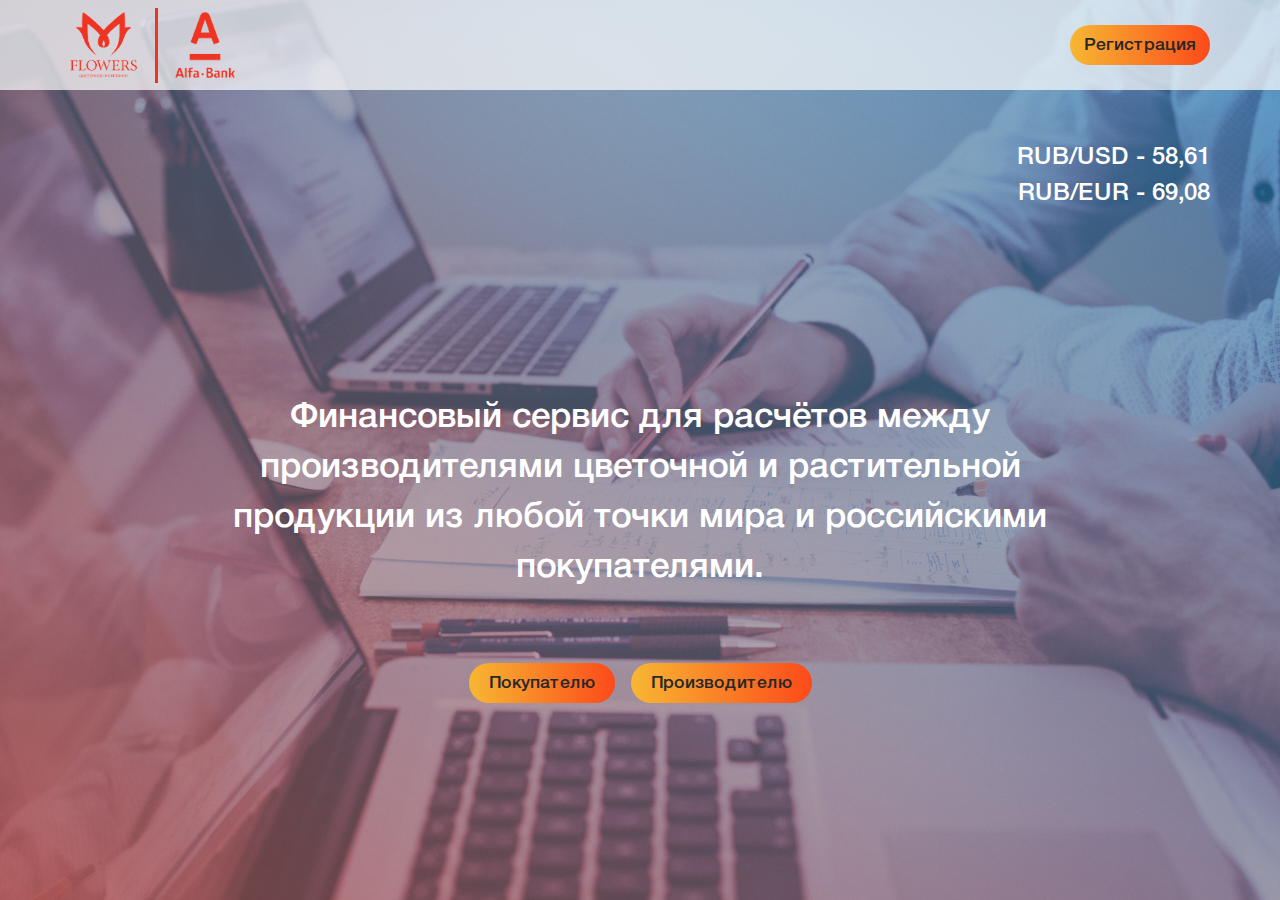
<file: index.html>
<html>
<head>
	<title>M-finance</title>
	<link rel="stylesheet" type="text/css" href="css/bootstrap.min.css">
	<link rel="stylesheet" type="text/css" href="css/font-awesome.min.css">
	<link rel="stylesheet" type="text/css" href="css/main-theme.css">
	<meta charset="utf-8">
	<meta name="viewport" content="width=device-width, initial-scale=1, shrink-to-fit=no">

	<!-- Favicon -->
	<link rel="apple-touch-icon-precomposed" sizes="57x57" href="favicon/apple-touch-icon-57x57.png" />
	<link rel="apple-touch-icon-precomposed" sizes="114x114" href="favicon/apple-touch-icon-114x114.png" />
	<link rel="apple-touch-icon-precomposed" sizes="72x72" href="favicon/apple-touch-icon-72x72.png" />
	<link rel="apple-touch-icon-precomposed" sizes="144x144" href="favicon/apple-touch-icon-144x144.png" />
	<link rel="apple-touch-icon-precomposed" sizes="120x120" href="favicon/apple-touch-icon-120x120.png" />
	<link rel="apple-touch-icon-precomposed" sizes="152x152" href="favicon/apple-touch-icon-152x152.png" />
	<link rel="icon" type="image/png" href="favicon/favicon-32x32.png" sizes="32x32" />
	<link rel="icon" type="image/png" href="favicon/favicon-16x16.png" sizes="16x16" />
	<meta name="application-name" content="&nbsp;"/>
	<meta name="msapplication-TileColor" content="#FFFFFF" />
	<meta name="msapplication-TileImage" content="favicon/mstile-144x144.png" />
	<!-- /Favicon -->
</head>
<body>
	<nav class="navbar navbar-expand-lg navbar-flowers">
		<div class="container h-100 p-md-0">
			<div class="navbar_brand_set h-100">
				<a href="index.html" class="navbar-brand navbar_brand_link"><img src="img/logo_1.png" alt="M-Flowers" class="navbar_brand_logo"></a>
				<span class="navbar_devider"></span>
				<a href="index.html" class="navbar-brand navbar_brand_link"><img src="img/logo_2.png" alt="Alpha Bank" class="navbar_brand_logo"></a>
			</div>
			<div class="navbar-nav ml-md-auto navbar_buttons">
				<a href="#" class="flowers_button navbar_button">Регистрация</a>
			</div>
		</div>
	</nav>

	<div class="banner" style="background-image: url('img/computer.jpg');">
		<div class="banner_background">
			<div class="container h-100">
				<div class="row h-100">
					<div class="col-xs-12 align-self-start w-100 d-flex justify-content-between align-items-center">
						<div class="banner_anotherpage">
						</div>
						<div class="banner_currencies">
							<div class="banner_currency">RUB/USD - 58,61</div>
							<div class="banner_currency">RUB/EUR - 69,08</div>
						</div>
					</div>
					<div class="col-xs-12 align-self-center">
						<p class="banner_text col-xl-10 offset-xl-1">Финансовый сервис для расчётов между производителями цветочной и растительной продукции из любой точки мира и российскими покупателями.</p>
						<div class="banner_buttons">
							<a href="buyer.html" class="flowers_button banner_button">Покупателю</a>
							<a href="producer.html" class="flowers_button banner_button">Производителю</a>
						</div>
					</div>
					<div class="col align-self-end"></div>
				</div>
			</div>
		</div>
	</div>
	<script src="js/jquery-3.2.1.slim.min.js"></script>
	<script src="js/popper.min.js"></script>
	<script src="js/bootstrap.min.js"></script>
</body>
</html>
</file>
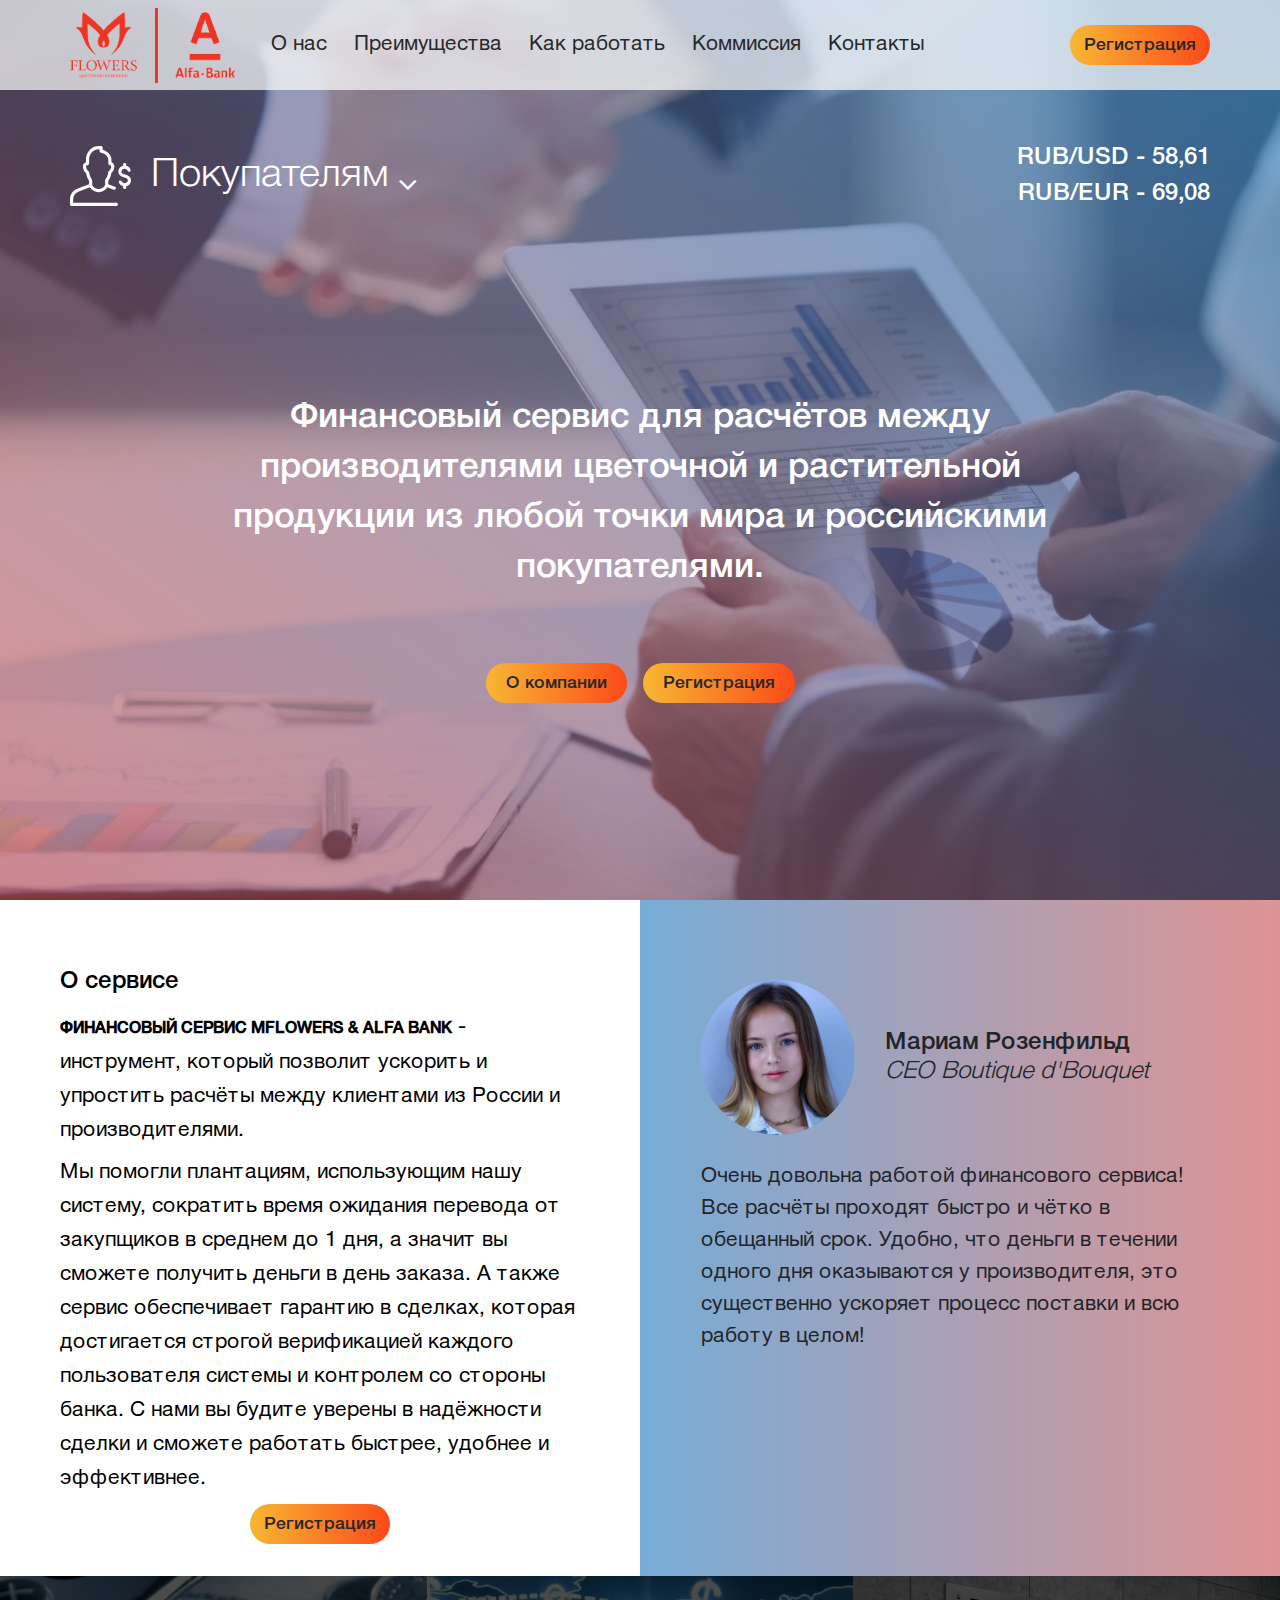
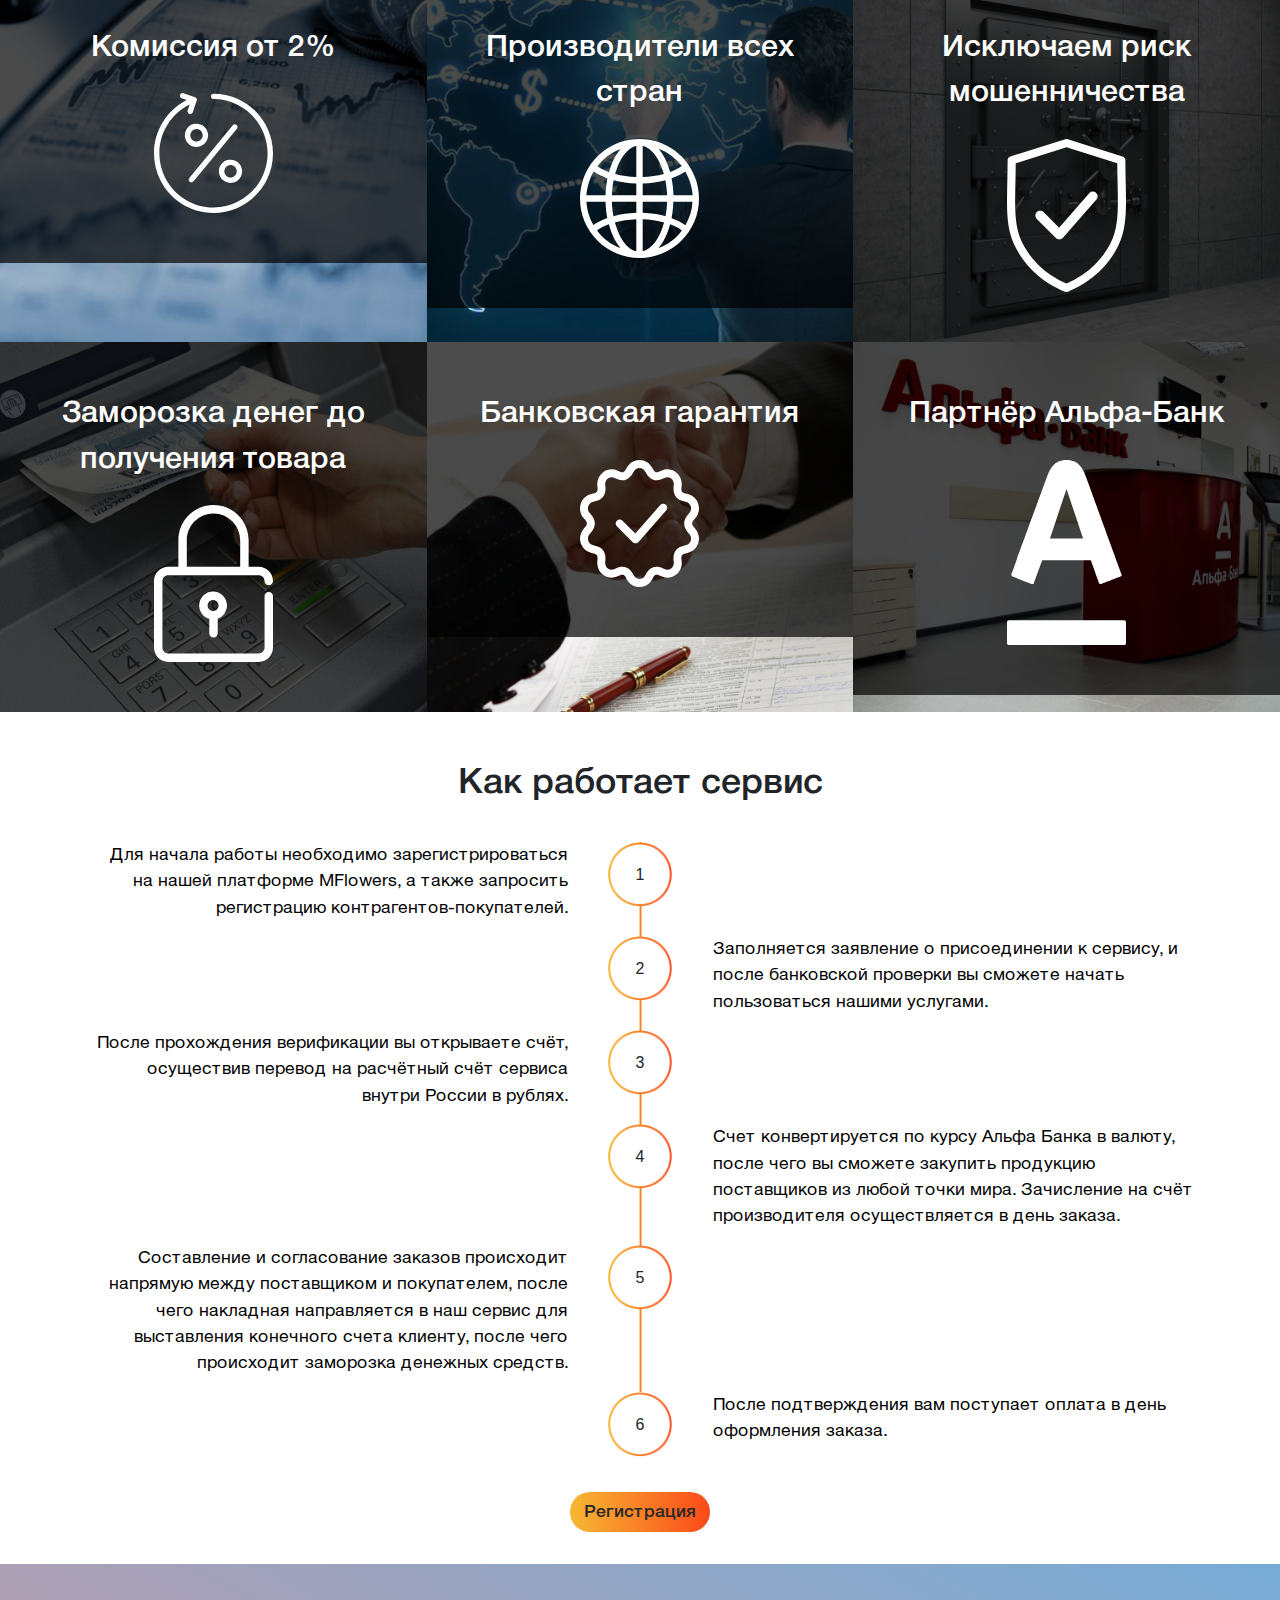
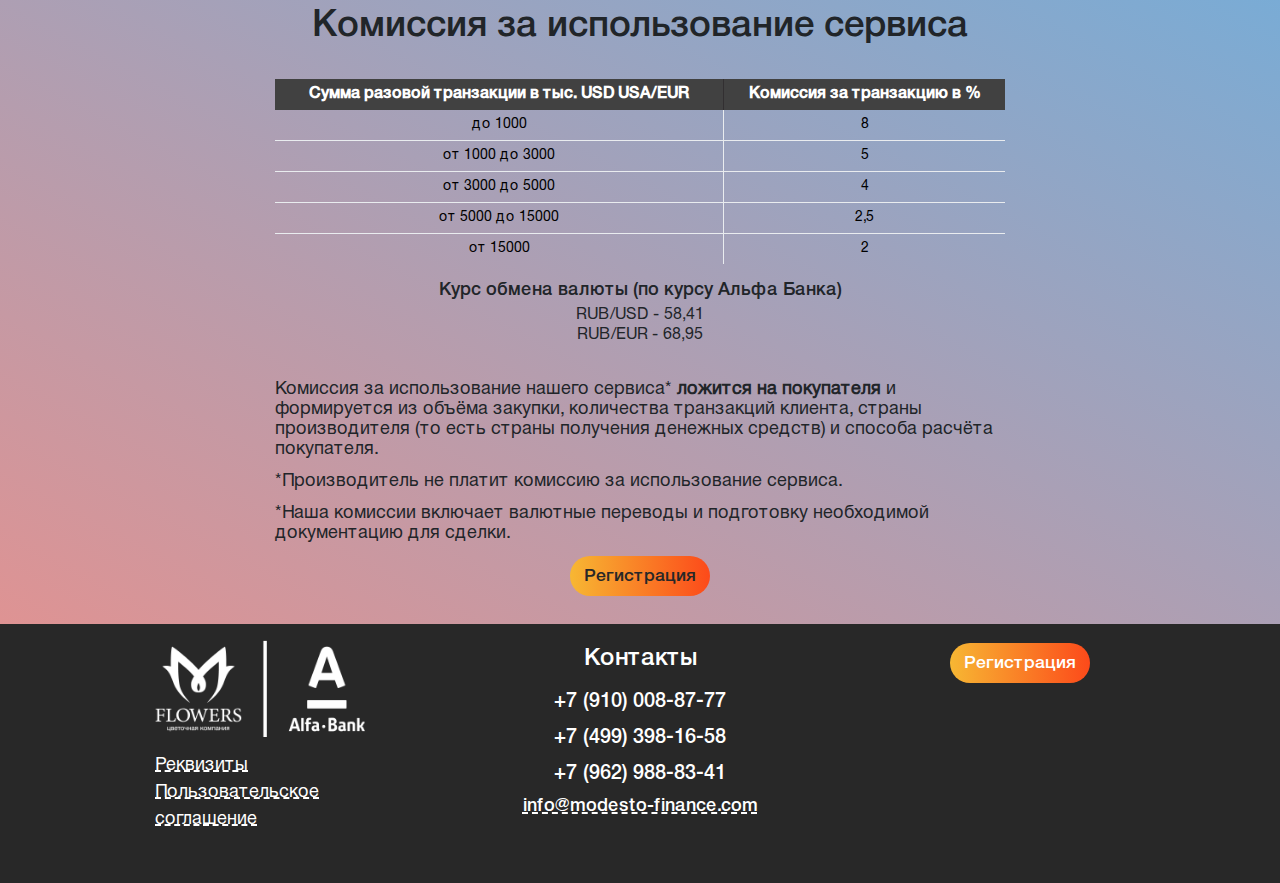
<file: buyer.html>
<html>
<head>
	<title>M-finance manufacturer</title>
	<link rel="stylesheet" type="text/css" href="css/bootstrap.min.css">
	<link rel="stylesheet" type="text/css" href="css/font-awesome.min.css">
	<link rel="stylesheet" type="text/css" href="css/main-theme.css">
	<meta charset="utf-8">
	<meta name="viewport" content="width=device-width, initial-scale=1, shrink-to-fit=no">

	<!-- Favicon -->
	<link rel="apple-touch-icon-precomposed" sizes="57x57" href="favicon/apple-touch-icon-57x57.png" />
	<link rel="apple-touch-icon-precomposed" sizes="114x114" href="favicon/apple-touch-icon-114x114.png" />
	<link rel="apple-touch-icon-precomposed" sizes="72x72" href="favicon/apple-touch-icon-72x72.png" />
	<link rel="apple-touch-icon-precomposed" sizes="144x144" href="favicon/apple-touch-icon-144x144.png" />
	<link rel="apple-touch-icon-precomposed" sizes="120x120" href="favicon/apple-touch-icon-120x120.png" />
	<link rel="apple-touch-icon-precomposed" sizes="152x152" href="favicon/apple-touch-icon-152x152.png" />
	<link rel="icon" type="image/png" href="favicon/favicon-32x32.png" sizes="32x32" />
	<link rel="icon" type="image/png" href="favicon/favicon-16x16.png" sizes="16x16" />
	<meta name="application-name" content="&nbsp;"/>
	<meta name="msapplication-TileColor" content="#FFFFFF" />
	<meta name="msapplication-TileImage" content="favicon/mstile-144x144.png" />
	<!-- /Favicon -->
</head>
<body>
	<nav class="navbar navbar-expand-lg navbar-flowers fixed-top">
		<div class="container h-100 p-md-0">
			<div class="navbar_brand_set h-100">
				<a href="index.html">
					<a href="index.html" class="navbar-brand navbar_brand_link"><img src="img/logo_1.png" alt="M-Flowers" class="navbar_brand_logo"></a>
					<span class="navbar_devider"></span>
					<a href="index.html" class="navbar-brand navbar_brand_link"><img src="img/logo_2.png" alt="Alpha Bank" class="navbar_brand_logo"></a>
				</a>
			</div>
			<button class="navbar-toggler" type="button" data-toggle="collapse" data-target="#navbarSupportedContent" aria-controls="navbarSupportedContent" aria-expanded="false" aria-label="Toggle navigation">
				<span class="navbar-toggler-icon"></span>
			</button>
			<div class="collapse navbar-collapse" id="navbarSupportedContent">
				<ul class="navbar-nav mr-auto">
					<li class="nav-item"><a class="nav-link" href="#about">О нас</a></li>
					<li class="nav-item"><a class="nav-link" href="#guarantee">Преимущества</a></li>
					<li class="nav-item"><a class="nav-link" href="#timeline">Как работать</a></li>
					<li class="nav-item"><a class="nav-link" href="#comission">Коммиссия</a></li>
					<li class="nav-item"><a class="nav-link" href="#contacts">Контакты</a></li>
				</ul>
				<div class="navbar-nav ml-md-auto navbar_buttons">
					<a href="buyer-form.html" class="flowers_button navbar_button">Регистрация</a>
				</div>
			</div>
		</div>
	</nav>

	<div class="banner" style="background-image: url('img/main-background.jpg');">
		<div class="banner_background">
			<div class="container h-100">
				<div class="row h-100">
					<div class="col-xs-12 align-self-start w-100 d-flex justify-content-between align-items-center">
						<div class="banner_anotherpage">
							<a href="producer.html" style="text-decoration: none;"><img src="icon/customer.svg" class="banner_manufacturer f"><span class="banner_anotherpage_link">Покупателям<i class="fa fa-angle-down" aria-hidden="true"></i></span></a>
						</div>
						<div class="banner_currencies">
							<div class="banner_currency">RUB/USD - 58,61</div>
							<div class="banner_currency">RUB/EUR - 69,08</div>
						</div>
					</div>
					<div class="col-xs-12 align-self-center">
						<p class="banner_text col-xl-10 offset-xl-1">Финансовый сервис для расчётов между производителями цветочной и растительной продукции из любой точки мира и российскими покупателями.</p>
						<div class="banner_buttons">
							<a href="#" class="flowers_button banner_button">О компании</a>
							<a href="buyer-form.html" class="flowers_button banner_button">Регистрация</a>
						</div>
					</div>
					<div class="col align-self-end"></div>
				</div>
			</div>
		</div>
	</div>

	<div class="about container-fluid">
		<a name="about"></a>
		<div class="row">
			<div class="col-12 col-sm-12 col-md-6 col-lg-6 about_service">
				<h1>О сервисе</h1>
				<p><b>ФИНАНСОВЫЙ СЕРВИС MFLOWERS & ALFA BANK</b> - инструмент, который позволит ускорить и упростить расчёты между клиентами из России и производителями. </p>
				<p>Мы помогли плантациям, использующим нашу систему, сократить время ожидания перевода от закупщиков в среднем до 1 дня, а значит вы сможете получить деньги в день заказа. А также сервис обеспечивает гарантию в сделках, которая достигается строгой верификацией каждого пользователя системы и контролем со стороны банка. С нами вы будите уверены в надёжности сделки и сможете работать быстрее, удобнее и эффективнее.</p>
				<div class="about_buttons">
					<a href="buyer-form.html" class="flowers_button about_button">Регистрация</a>
				</div>
			</div>
			<div class="col-12 col-sm-12 col-md-6 col-lg-6 about_people">
				<div class="about_profile d-flex align-items-center">
					<div class="about_profile_photo rounded-circle" style="background-image: url('img/nadezhda.jpg');"></div>
					<div class="about_profile_name">
						<h5>Мариам Розенфильд</h5>
						<h6>CEO Boutique d'Bouquet</h6>
					</div>
				</div>
				<p>Очень довольна работой финансового сервиса! Все расчёты проходят быстро и чётко в обещанный срок. Удобно, что деньги в течении одного дня оказываются у производителя, это существенно ускоряет процесс поставки и всю работу в целом!</p>
			</div>
		</div>
	</div>

	<div class="bank_guarantee container-fluid p-0">
		<a name="guarantee"></a>
        <div class="row no-gutters">
            <div class="col-xs-12 col-sm-6 col-md-4 bank_guarantee_item" style="background-image: url('img/comission.png');">
                <div class="bank_guarantee_background d-flex align-items-center">
                    <div class="w-100">
                        <p>Комиссия от 2%</p>
                        <img src="icon/icon_percent.svg" class="bank_guarantee_img" alt="">
                    </div>
                </div>
            </div>
            <div class="col-xs-12 col-sm-6 col-md-4 bank_guarantee_item" style="background-image: url('img/freeze.png');">
                <div class="bank_guarantee_background d-flex align-items-center">
                    <div class="w-100">
                        <p>Производители всех стран</p>
                        <img src="icon/icon_globus.svg" class="bank_guarantee_img" alt="">
                    </div>
                </div>
            </div>
            <div class="col-xs-12 col-sm-6 col-md-4 bank_guarantee_item" style="background-image: url('img/vaultdoor.png');">
                <div class="bank_guarantee_background d-flex align-items-center">
                    <div class="w-100">
                        <p>Исключаем риск мошенничества</p>
                        <img src="icon/icon_shield verify.svg" class="bank_guarantee_img" alt="">
                    </div>
                </div>
            </div>
            <div class="col-xs-12 col-sm-6 col-md-4 bank_guarantee_item" style="background-image: url('img/atm.png');">
                <div class="bank_guarantee_background d-flex align-items-center">
                    <div class="w-100">
                        <p>Заморозка денег до получения товара</p>
                        <img src="icon/icon_lock.svg" class="bank_guarantee_img" alt="">
                    </div>
                </div>
            </div>
            <div class="col-xs-12 col-sm-6 col-md-4 bank_guarantee_item" style="background-image: url('img/warrancies.png');">
                <div class="bank_guarantee_background d-flex align-items-center">
                    <div class="w-100">
                        <p>Банковская гарантия</p>
                        <img src="icon/icon_verify.svg" class="bank_guarantee_img" alt="">
                    </div>
                </div>
            </div>
            <div class="col-xs-12 col-sm-6 col-md-4 bank_guarantee_item" style="background-image: url('img/alfabank.png');">
                <div class="bank_guarantee_background d-flex align-items-center">
                    <div class="w-100">
                        <p>Партнёр Альфа-Банк</p>
                        <img src="icon/icon_alfabank.svg" class="bank_guarantee_img" alt="">
                    </div>
                </div>
            </div>
        </div>
	</div>

	<div class="timeline container">
		<a name="timeline"></a>
		<h2>Как работает сервис</h2>
		<div class="row no-gutters">
			<div class="timeline_col col order-1 order-sm-2"><span class="timeline_number">1</span></div>
			<div class="col order-2 order-sm-1 timeline_left">
				<p>Для начала работы необходимо зарегистрироваться на нашей платформе MFlowers, а также запросить регистрацию контрагентов-покупателей.</p>
			</div>
			<div class="col order-3 order-sm-3 d-none d-sm-block"></div>
		</div>
		<div class="row no-gutters">
			<div class="timeline_col col order-1 order-sm-2"><span class="timeline_number">2</span></div>
			<div class="col order-2 order-sm-3 timeline_right">
				<p>Заполняется заявление о присоединении к сервису, и после банковской проверки вы сможете начать пользоваться нашими услугами.</p>
			</div>
			<div class="col order-3 order-sm-1 d-none d-sm-block"></div>
		</div>
		<div class="row no-gutters">
			<div class="timeline_col col order-1 order-sm-2"><span class="timeline_number">3</span></div>
			<div class="col order-2 order-sm-1 timeline_left">
				<p>После прохождения верификации вы открываете счёт, осуществив перевод на расчётный счёт сервиса внутри России в рублях.</p>
			</div>
			<div class="col order-3 order-sm-3 d-none d-sm-block"></div>
		</div>
		<div class="row no-gutters">
			<div class="timeline_col col order-1 order-sm-2"><span class="timeline_number">4</span></div>
			<div class="col order-2 order-sm-3 timeline_right">
				<p>Счет конвертируется по курсу Альфа Банка в валюту, после чего вы сможете закупить продукцию поставщиков из любой точки мира. Зачисление на счёт производителя осуществляется в день заказа.</p>
			</div>
			<div class="col order-3 order-sm-1 d-none d-sm-block"></div>
		</div>
		<div class="row no-gutters">
			<div class="timeline_col col order-1 order-sm-2"><span class="timeline_number">5</span></div>
			<div class="col order-2 order-sm-1 timeline_left">
				<p>Составление и согласование заказов происходит напрямую между поставщиком и покупателем, после чего накладная направляется в наш сервис для выставления конечного счета клиенту, после чего происходит заморозка денежных средств.</p>
			</div>
			<div class="col order-3 order-sm-3 d-none d-sm-block"></div>
		</div>
		<div class="row no-gutters">
			<div class="timeline_col col order-1 order-sm-2"><span class="timeline_number">6</span></div>
			<div class="col order-2 order-sm-3 timeline_right">
				<p>После подтверждения вам поступает оплата в день оформления заказа.</p>
			</div>
			<div class="col order-3 order-sm-1 d-none d-sm-block"></div>
		</div>
		<aside class="about_buttons">
			<a href="buyer-form.html" class="flowers_button about_button margin-top">Регистрация</a>
		</aside>
	</div>

	<div class="commission">
		<a name="comission"></a>
		<div class="container">
			<div class="row">
				<div class="col-12 col-sm-12 col-md-10 offset-md-1 col-lg-8 offset-lg-2">
					<h2>Комиссия за использование сервиса</h2>
					<table class="table table-bordered commission_table">
						<thead>
							<tr>
								<th scope="col">Сумма разовой транзакции в тыс. USD USA/EUR</th>
								<th scope="col">Комиссия за транзакцию в %</th>
							</tr>
						</thead>
						<tbody>
							<tr>
								<td>до 1000</td>
								<td>8</td>
							</tr>
							<tr>
								<td>от 1000 до 3000</td>
								<td>5</td>
							</tr>
							<tr>
								<td>от 3000 до 5000</td>
								<td>4</td>
							</tr>
							<tr>
								<td>от 5000 до 15000</td>
								<td>2,5</td>
							</tr>
							<tr>
								<td>от 15000</td>
								<td>2</td>
							</tr>
						</tbody>
					</table>
					<h3>Курс обмена валюты (по курсу Альфа Банка)</h3>
					<div class="commission_currencies">
						<p class="commission_currencies_text">RUB/USD - 58,41</p>
						<p class="commission_currencies_text">RUB/EUR - 68,95</p>
					</div>
					<p>Комиссия за использование нашего сервиса* <b>ложится на покупателя</b> и формируется из объёма закупки, количества транзакций клиента, страны производителя (то есть страны получения денежных средств) и способа расчёта покупателя.</p>
					<p>*Производитель не платит комиссию за использование сервиса.</p>
					<p>	*Наша комиссии включает валютные переводы и подготовку необходимой документацию для сделки.</p>
					<div class="commission_buttons">
						<a href="buyer-form.html" class="flowers_button commission_button">Регистрация</a>
					</div>
				</div>
			</div>
		</div>
	</div>

	<footer class="footer">
		<a name="contacts"></a>
		<div class="container">
			<div class="row">
				<div class="col-12 col-sm-12 col-md-4 order-md-2">
					<h3>Контакты</h3>
					<a href="tel:" class="footer_tel">+7 (910) 008-87-77</a>
					<a href="tel:" class="footer_tel">+7 (499) 398-16-58</a>
					<a href="tel:" class="footer_tel">+7 (962) 988-83-41</a>
					<a href="mailto:" class="footer_mail">info@modesto-finance.com</a>
				</div>
				<div class="col-12 col-sm-12 col-md-4 order-md-1">
					<img class="footer_logo" src="img/logo_footer.png">
					<a href="requisites.pdf" target="_blank" class="footer_doc">Реквизиты</a>
					<a href="license.pdf" target="_blank" class="footer_doc">Пользовательское соглашение</a>
				</div>
				<div class="col-12 col-sm-12 col-md-4 order-md-3">
					<div class="footer_buttons">
						<a href="buyer-form.html" class="flowers_button commission_button">Регистрация</a>
					</div>
				</div>
			</div>
		</div>
	</footer>

	<script src="js/jquery-3.2.1.slim.min.js"></script>
	<script src="js/popper.min.js"></script>
	<script src="js/bootstrap.min.js"></script>
</body>
</html>
</file>
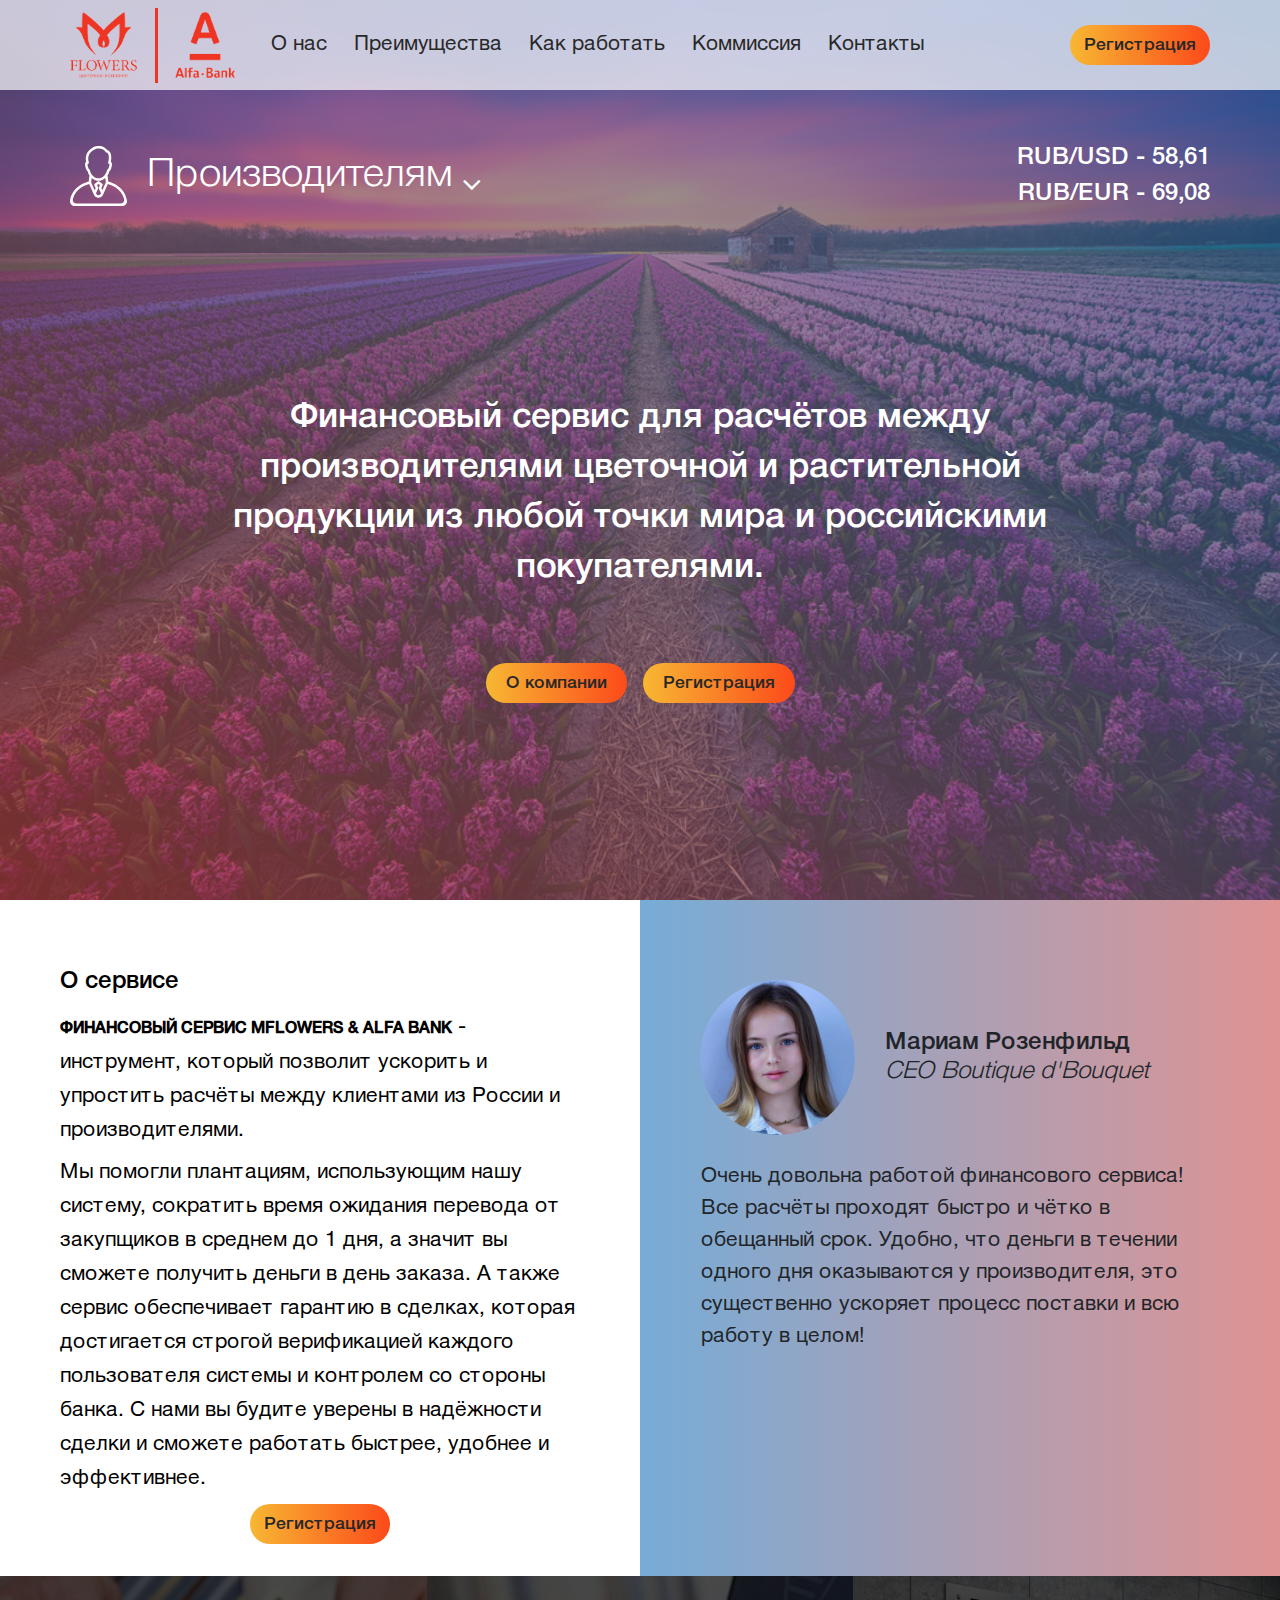
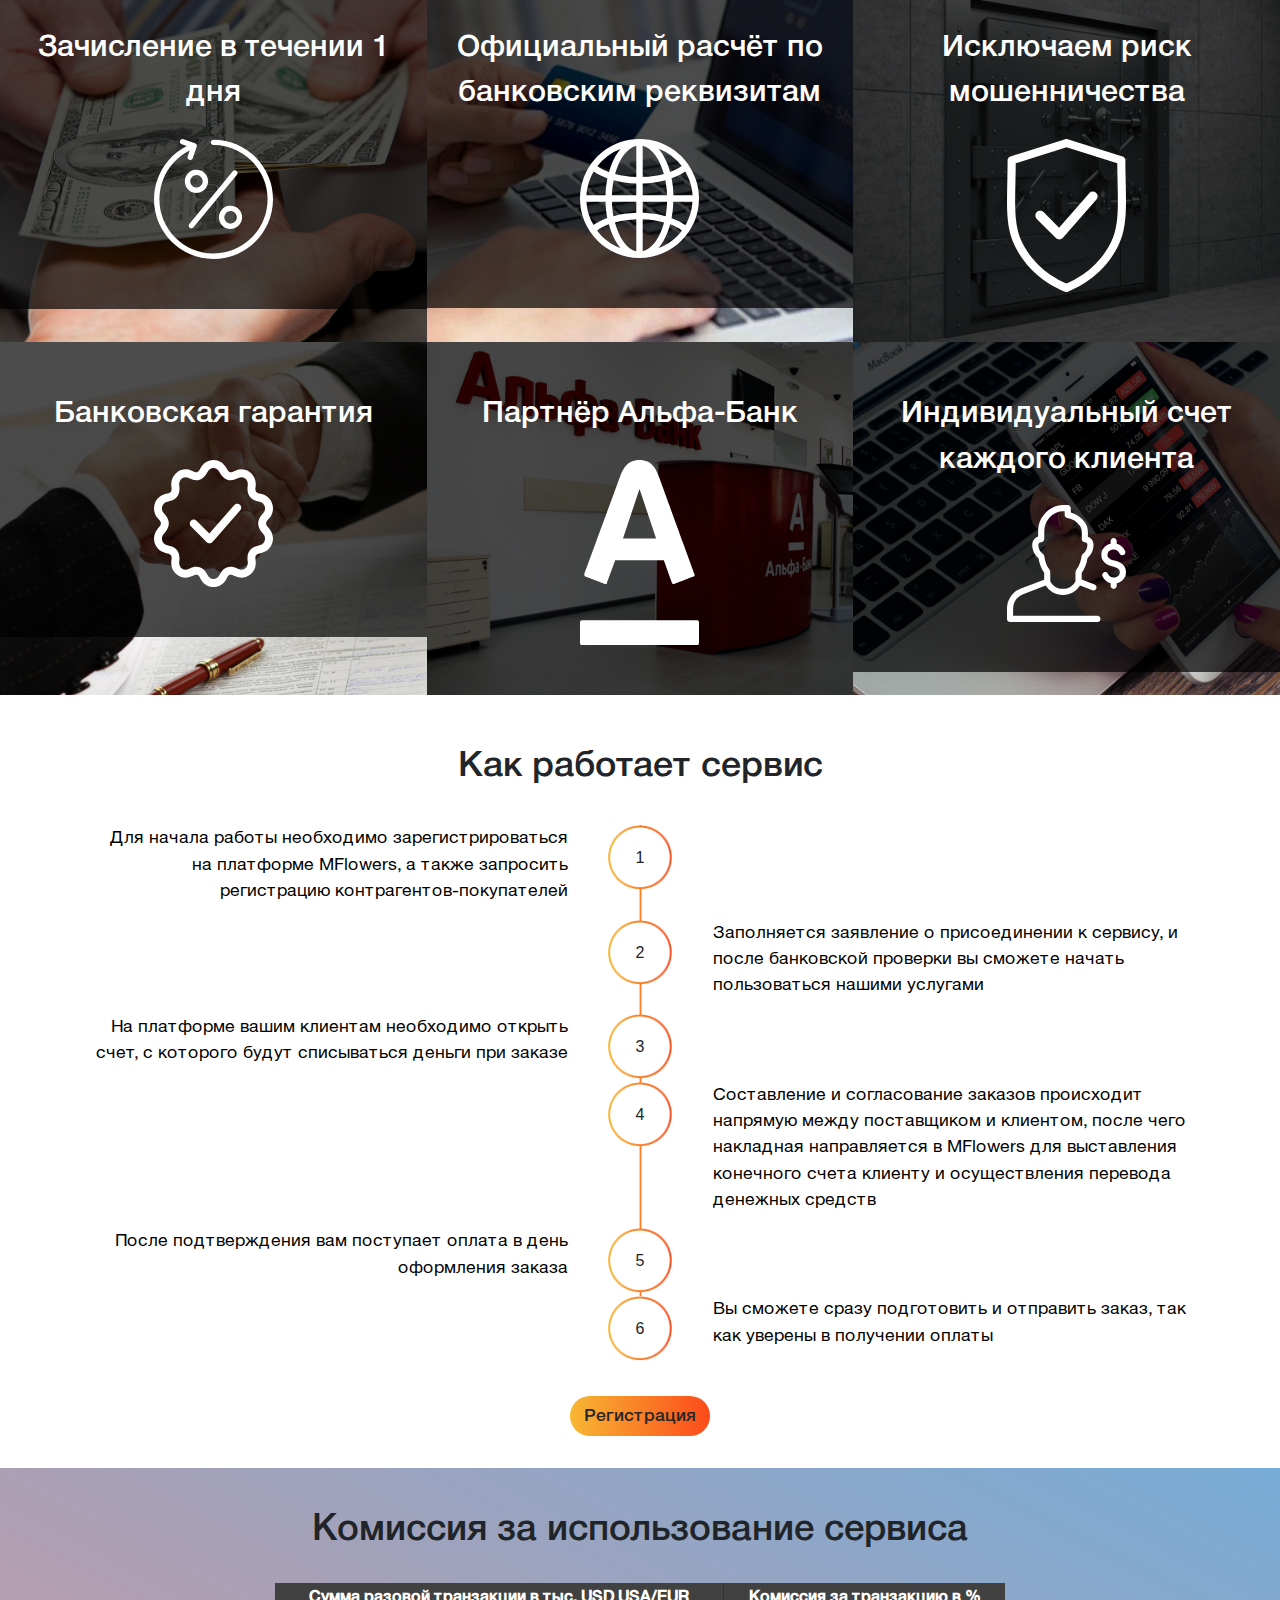
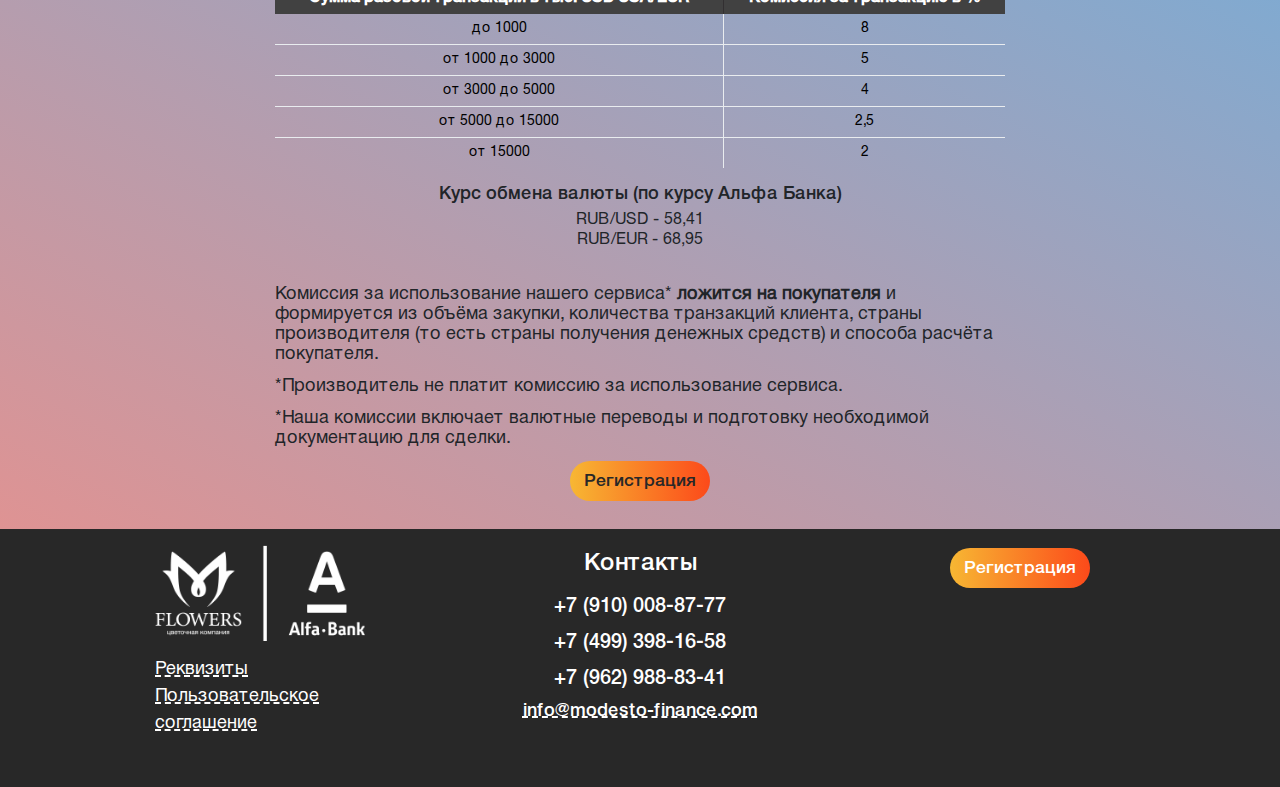
<file: producer.html>
<html>
<head>
	<title>M-finance customer</title>
	<link rel="stylesheet" type="text/css" href="css/bootstrap.min.css">
	<link rel="stylesheet" type="text/css" href="css/font-awesome.min.css">
	<link rel="stylesheet" type="text/css" href="css/main-theme.css">
	<meta charset="utf-8">
	<meta name="viewport" content="width=device-width, initial-scale=1, shrink-to-fit=no">

	<!-- Favicon -->
	<link rel="apple-touch-icon-precomposed" sizes="57x57" href="favicon/apple-touch-icon-57x57.png" />
	<link rel="apple-touch-icon-precomposed" sizes="114x114" href="favicon/apple-touch-icon-114x114.png" />
	<link rel="apple-touch-icon-precomposed" sizes="72x72" href="favicon/apple-touch-icon-72x72.png" />
	<link rel="apple-touch-icon-precomposed" sizes="144x144" href="favicon/apple-touch-icon-144x144.png" />
	<link rel="apple-touch-icon-precomposed" sizes="120x120" href="favicon/apple-touch-icon-120x120.png" />
	<link rel="apple-touch-icon-precomposed" sizes="152x152" href="favicon/apple-touch-icon-152x152.png" />
	<link rel="icon" type="image/png" href="favicon/favicon-32x32.png" sizes="32x32" />
	<link rel="icon" type="image/png" href="favicon/favicon-16x16.png" sizes="16x16" />
	<meta name="application-name" content="&nbsp;"/>
	<meta name="msapplication-TileColor" content="#FFFFFF" />
	<meta name="msapplication-TileImage" content="favicon/mstile-144x144.png" />
	<!-- /Favicon -->
</head>
<body>
	<nav class="navbar navbar-expand-lg navbar-flowers fixed-top">
		<div class="container h-100 p-md-0">
			<div class="navbar_brand_set h-100">
					<a href="index.html">
						<a href="index.html" class="navbar-brand navbar_brand_link"><img src="img/logo_1.png" alt="M-Flowers" class="navbar_brand_logo"></a>
						<span class="navbar_devider"></span>
						<a href="index.html" class="navbar-brand navbar_brand_link"><img src="img/logo_2.png" alt="Alpha Bank" class="navbar_brand_logo"></a>
					</a>
				</div>
			<button class="navbar-toggler" type="button" data-toggle="collapse" data-target="#navbarSupportedContent" aria-controls="navbarSupportedContent" aria-expanded="false" aria-label="Toggle navigation">
				<span class="navbar-toggler-icon"></span>
			</button>
			<div class="collapse navbar-collapse" id="navbarSupportedContent">
				<ul class="navbar-nav mr-auto">
						<li class="nav-item"><a class="nav-link" href="#about">О нас</a></li>
						<li class="nav-item"><a class="nav-link" href="#guarantee">Преимущества</a></li>
						<li class="nav-item"><a class="nav-link" href="#timeline">Как работать</a></li>
						<li class="nav-item"><a class="nav-link" href="#comission">Коммиссия</a></li>
						<li class="nav-item"><a class="nav-link" href="#contacts">Контакты</a></li>
					</ul>
				<div class="navbar-nav ml-md-auto navbar_buttons">
					<a href="#" class="flowers_button navbar_button">Регистрация</a>
				</div>
			</div>
		</div>
	</nav>

	<div class="banner" style="background-image: url('img/flowers-field.jpg');">
		<div class="banner_background">
			<div class="container h-100">
				<div class="row h-100">
					<div class="col-xs-12 align-self-start w-100 d-flex justify-content-between align-items-center">
						<div class="banner_anotherpage">
							<a href="buyer.html" style="text-decoration: none;"><img src="icon/manufacturer.svg" class="banner_manufacturer f"><span class="banner_anotherpage_link">Производителям<i class="fa fa-angle-down" aria-hidden="true"></i></span></a>
						</div>
						<div class="banner_currencies">
							<div class="banner_currency">RUB/USD - 58,61</div>
							<div class="banner_currency">RUB/EUR - 69,08</div>
						</div>
					</div>
					<div class="col-xs-12 align-self-center">
						<p class="banner_text col-xl-10 offset-xl-1">Финансовый сервис для расчётов между производителями цветочной и растительной продукции из любой точки мира и российскими покупателями.</p>
						<div class="banner_buttons">
							<a href="#" class="flowers_button banner_button">О компании</a>
							<a href="#" class="flowers_button banner_button">Регистрация</a>
						</div>
					</div>
					<div class="col align-self-end"></div>
				</div>
			</div>
		</div>
	</div>

	<div class="about container-fluid">
		<a name="about"></a>
		<div class="row">
			<div class="col-12 col-sm-12 col-md-6 col-lg-6 about_service">
				<h1>О сервисе</h1>
				<p><b>ФИНАНСОВЫЙ СЕРВИС MFLOWERS & ALFA BANK</b> - инструмент, который позволит ускорить и упростить расчёты между клиентами из России и производителями. </p>
				<p>Мы помогли плантациям, использующим нашу систему, сократить время ожидания перевода от закупщиков в среднем до 1 дня, а значит вы сможете получить деньги в день заказа. А также сервис обеспечивает гарантию в сделках, которая достигается строгой верификацией каждого пользователя системы и контролем со стороны банка. С нами вы будите уверены в надёжности сделки и сможете работать быстрее, удобнее и эффективнее.</p>
				<div class="about_buttons">
					<a href="#" class="flowers_button about_button">Регистрация</a>
				</div>
			</div>
			<div class="col-12 col-sm-12 col-md-6 col-lg-6 about_people">
				<div class="about_profile d-flex align-items-center">
					<div class="about_profile_photo rounded-circle" style="background-image: url('img/nadezhda.jpg');"></div>
					<div class="about_profile_name">
						<h5>Мариам Розенфильд</h5>
						<h6>CEO Boutique d'Bouquet</h6>
					</div>
				</div>
				<p>Очень довольна работой финансового сервиса! Все расчёты проходят быстро и чётко в обещанный срок. Удобно, что деньги в течении одного дня оказываются у производителя, это существенно ускоряет процесс поставки и всю работу в целом!</p>
			</div>
		</div>
	</div>

	<div class="bank_guarantee container-fluid p-0">
		<a name="guarantee"></a>
        <div class="row no-gutters">
			<div class="col-xs-12 col-sm-6 col-md-4 bank_guarantee_item" style="background-image: url('img/money.png');">
                <div class="bank_guarantee_background d-flex align-items-center">
                    <div class="w-100">
                        <p>Зачисление в течении 1 дня</p>
                        <img src="icon/icon_percent.svg" class="bank_guarantee_img" alt="">
                    </div>
                </div>
            </div>
            <div class="col-xs-12 col-sm-6 col-md-4 bank_guarantee_item" style="background-image: url('img/transaction.png');">
                <div class="bank_guarantee_background d-flex align-items-center">
                    <div class="w-100">
                        <p>Официальный расчёт по банковским реквизитам</p>
                        <img src="icon/icon_globus.svg" class="bank_guarantee_img" alt="">
                    </div>
                </div>
            </div>
            <div class="col-xs-12 col-sm-6 col-md-4 bank_guarantee_item" style="background-image: url('img/vaultdoor.png');">
                <div class="bank_guarantee_background d-flex align-items-center">
                    <div class="w-100">
                        <p>Исключаем риск мошенничества</p>
                        <img src="icon/icon_shield verify.svg" class="bank_guarantee_img" alt="">
                    </div>
                </div>
            </div>

            <div class="col-xs-12 col-sm-6 col-md-4 bank_guarantee_item" style="background-image: url('img/warrancies.png');">
                <div class="bank_guarantee_background d-flex align-items-center">
                    <div class="w-100">
                        <p>Банковская гарантия</p>
                        <img src="icon/icon_verify.svg" class="bank_guarantee_img" alt="">
                    </div>
                </div>
            </div>
            <div class="col-xs-12 col-sm-6 col-md-4 bank_guarantee_item" style="background-image: url('img/alfabank.png');">
                <div class="bank_guarantee_background d-flex align-items-center">
                    <div class="w-100">
                        <p>Партнёр Альфа-Банк</p>
                        <img src="icon/icon_alfabank.svg" class="bank_guarantee_img" alt="">
                    </div>
                </div>
			</div>
			<div class="col-xs-12 col-sm-6 col-md-4 bank_guarantee_item" style="background-image: url('img/account.png');">
                <div class="bank_guarantee_background d-flex align-items-center">
                    <div class="w-100">
                        <p>Индивидуальный счет каждого клиента</p>
                        <img src="icon/customer.svg" class="bank_guarantee_img" alt="">
                    </div>
                </div>
            </div>
        </div>
    </div>

	<div class="timeline container">
		<a name="timeline"></a>
		<h2>Как работает сервис</h2>
		<div class="row no-gutters">
			<div class="timeline_col col order-1 order-sm-2"><span class="timeline_number">1</span></div>
			<div class="col order-2 order-sm-1 timeline_left">
				<p>Для начала работы необходимо зарегистрироваться на платформе MFlowers, а также запросить регистрацию контрагентов-покупателей</p>
			</div>
			<div class="col order-3 order-sm-3 d-none d-sm-block"></div>
		</div>
		<div class="row no-gutters">
			<div class="timeline_col col order-1 order-sm-2"><span class="timeline_number">2</span></div>
			<div class="col order-2 order-sm-3 timeline_right">
				<p>Заполняется заявление о присоединении к сервису, и после банковской проверки вы сможете начать пользоваться нашими услугами</p>
			</div>
			<div class="col order-3 order-sm-1 d-none d-sm-block"></div>
		</div>
		<div class="row no-gutters">
			<div class="timeline_col col order-1 order-sm-2"><span class="timeline_number">3</span></div>
			<div class="col order-2 order-sm-1 timeline_left">
				<p>На платформе вашим клиентам необходимо открыть счет, с которого будут списываться деньги при заказе</p>
			</div>
			<div class="col order-3 order-sm-3 d-none d-sm-block"></div>
		</div>
		<div class="row no-gutters">
			<div class="timeline_col col order-1 order-sm-2"><span class="timeline_number">4</span></div>
			<div class="col order-2 order-sm-3 timeline_right">
				<p>Составление и согласование заказов происходит напрямую между поставщиком и клиентом, после чего накладная направляется в MFlowers для выставления конечного счета клиенту и осуществления перевода денежных средств</p>
			</div>
			<div class="col order-3 order-sm-1 d-none d-sm-block"></div>
		</div>
		<div class="row no-gutters">
			<div class="timeline_col col order-1 order-sm-2"><span class="timeline_number">5</span></div>
			<div class="col order-2 order-sm-1 timeline_left">
				<p>После подтверждения вам поступает оплата в день оформления заказа</p>
			</div>
			<div class="col order-3 order-sm-3 d-none d-sm-block"></div>
		</div>
		<div class="row no-gutters">
			<div class="timeline_col col order-1 order-sm-2"><span class="timeline_number">6</span></div>
			<div class="col order-2 order-sm-3 timeline_right">
				<p>Вы сможете сразу подготовить и отправить заказ, так как уверены в получении оплаты</p>
			</div>
			<div class="col order-3 order-sm-1 d-none d-sm-block"></div>
		</div>
		<aside class="about_buttons">
			<a href="#" class="flowers_button about_button margin-top">Регистрация</a>
		</aside>
	</div>

	<div class="commission">
		<a name="comission"></a>
		<div class="container">
			<div class="row">
				<div class="col-12 col-sm-12 col-md-10 offset-md-1 col-lg-8 offset-lg-2">
					<h2>Комиссия за использование сервиса</h2>
					<table class="table table-bordered commission_table">
						<thead>
							<tr>
								<th scope="col">Сумма разовой транзакции в тыс. USD USA/EUR</th>
								<th scope="col">Комиссия за транзакцию в %</th>
							</tr>
						</thead>
						<tbody>
							<tr>
								<td>до 1000</td>
								<td>8</td>
							</tr>
							<tr>
								<td>от 1000 до 3000</td>
								<td>5</td>
							</tr>
							<tr>
								<td>от 3000 до 5000</td>
								<td>4</td>
							</tr>
							<tr>
								<td>от 5000 до 15000</td>
								<td>2,5</td>
							</tr>
							<tr>
								<td>от 15000</td>
								<td>2</td>
							</tr>
						</tbody>
					</table>
					<h3>Курс обмена валюты (по курсу Альфа Банка)</h3>
					<div class="commission_currencies">
						<p class="commission_currencies_text">RUB/USD - 58,41</p>
						<p class="commission_currencies_text">RUB/EUR - 68,95</p>
					</div>
					<p>Комиссия за использование нашего сервиса* <b>ложится на покупателя</b> и формируется из объёма закупки, количества транзакций клиента, страны производителя (то есть страны получения денежных средств) и способа расчёта покупателя.</p>
					<p>*Производитель не платит комиссию за использование сервиса.</p>
					<p>	*Наша комиссии включает валютные переводы и подготовку необходимой документацию для сделки.</p>
					<div class="commission_buttons">
						<a href="#" class="flowers_button commission_button">Регистрация</a>
					</div>
				</div>
			</div>
		</div>
	</div>

	<footer class="footer">
		<a name="contacts"></a>
		<div class="container">
			<div class="row">
				<div class="col-12 col-sm-12 col-md-4 order-md-2">
					<h3>Контакты</h3>
					<a href="tel:" class="footer_tel">+7 (910) 008-87-77</a>
					<a href="tel:" class="footer_tel">+7 (499) 398-16-58</a>
					<a href="tel:" class="footer_tel">+7 (962) 988-83-41</a>
					<a href="mailto:" class="footer_mail">info@modesto-finance.com</a>
				</div>
				<div class="col-12 col-sm-12 col-md-4 order-md-1">
					<img class="footer_logo" src="img/logo_footer.png">
					<a href="requisites.pdf" target="_blank" class="footer_doc">Реквизиты</a>
					<a href="license.pdf" target="_blank" class="footer_doc">Пользовательское соглашение</a>
				</div>
				<div class="col-12 col-sm-12 col-md-4 order-md-3">
					<div class="footer_buttons">
						<a href="#" class="flowers_button commission_button">Регистрация</a>
					</div>
				</div>
			</div>
		</div>
	</footer>

	<script src="js/jquery-3.2.1.slim.min.js"></script>
	<script src="js/popper.min.js"></script>
	<script src="js/bootstrap.min.js"></script>
</body>
</html>
</file>
<file: css/main-theme.css>
@font-face {
  font-family: 'HelveticaNeueCyr-Roman';
  src: url('../fonts/HelveticaNeueCyr-Roman.eot');
  src: url('../fonts/HelveticaNeueCyr-Roman.woff2') format('woff2'), url('../fonts/HelveticaNeueCyr-Roman.woff') format('woff'), url('../fonts/HelveticaNeueCyr-Roman.ttf') format('truetype'), url('../fonts/HelveticaNeueCyr-Roman.svg#HelveticaNeueCyr-Roman') format('svg'), url('../fonts/HelveticaNeueCyr-Roman.eot?#iefix') format('embedded-opentype');
  font-weight: normal;
  font-style: normal;
}
@font-face {
  font-family: 'HelveticaNeueCyr-Medium';
  src: url('../fonts/HelveticaNeueCyr-Medium.eot');
  src: url('../fonts/HelveticaNeueCyr-Medium.woff2') format('woff2'), url('../fonts/HelveticaNeueCyr-Medium.woff') format('woff'), url('../fonts/HelveticaNeueCyr-Medium.ttf') format('truetype'), url('../fonts/HelveticaNeueCyr-Medium.svg#HelveticaNeueCyr-Medium') format('svg'), url('../fonts/HelveticaNeueCyr-Medium.eot?#iefix') format('embedded-opentype');
  font-weight: normal;
  font-style: normal;
}
@font-face {
  font-family: 'HelveticaNeueCyr-LightItalic';
  src: url('../fonts/HelveticaNeueCyr-LightItalic.eot');
  src: url('../fonts/HelveticaNeueCyr-LightItalic.woff2') format('woff2'), url('../fonts/HelveticaNeueCyr-LightItalic.woff') format('woff'), url('../fonts/HelveticaNeueCyr-LightItalic.ttf') format('truetype'), url('../fonts/HelveticaNeueCyr-LightItalic.svg#HelveticaNeueCyr-LightItalic') format('svg'), url('../fonts/HelveticaNeueCyr-LightItalic.eot?#iefix') format('embedded-opentype');
  font-weight: normal;
  font-style: normal;
}
@font-face {
  font-family: 'HelveticaNeueCyr-Light';
  src: url('../fonts/HelveticaNeueCyr-Light.eot');
  src: url('../fonts/HelveticaNeueCyr-Light.woff2') format('woff2'), url('../fonts/HelveticaNeueCyr-Light.woff') format('woff'), url('../fonts/HelveticaNeueCyr-Light.ttf') format('truetype'), url('../fonts/HelveticaNeueCyr-Light.svg#HelveticaNeueCyr-Light') format('svg'), url('../fonts/HelveticaNeueCyr-Light.eot?#iefix') format('embedded-opentype');
  font-weight: normal;
  font-style: normal;
}
@font-face {
  font-family: 'HelveticaNeueCyr-Italic';
  src: url('../fonts/HelveticaNeueCyr-Italic.eot');
  src: url('../fonts/HelveticaNeueCyr-Italic.woff2') format('woff2'), url('../fonts/HelveticaNeueCyr-Italic.woff') format('woff'), url('../fonts/HelveticaNeueCyr-Italic.ttf') format('truetype'), url('../fonts/HelveticaNeueCyr-Italic.svg#HelveticaNeueCyr-Italic') format('svg'), url('../fonts/HelveticaNeueCyr-Italic.eot?#iefix') format('embedded-opentype');
  font-weight: normal;
  font-style: normal;
}
html {
  font-size: 16px;
}
.margin-top {
  margin-top: 32px;
}
.navbar-flowers {
  position: absolute;
  top: 0;
  right: 0;
  left: 0;
  z-index: 1030;
  background-color: rgba(255, 255, 255, 0.7);
  min-height: 50px;
  padding: 0;
}
.navbar-flowers .navbar-toggler-icon {
  background-image: url("data:image/svg+xml;charset=utf8,%3Csvg viewBox='0 0 30 30' xmlns='http://www.w3.org/2000/svg'%3E%3Cpath stroke='rgba(0, 0, 0, 0.9)' stroke-width='2' stroke-linecap='round' stroke-miterlimit='10' d='M4 7h22M4 15h22M4 23h22'/%3E%3C/svg%3E");
  width: 21px;
}
.navbar_brand_set {
  margin-left: 15px;
}
.navbar-brand {
  margin-right: 4px;
}
.navbar_brand_link {
  padding: 8px 0;
  vertical-align: middle;
}
.navbar_brand_logo {
  height: 34px;
}
.navbar_devider {
  display: inline-block;
  height: 38px;
  width: 2px;
  margin-right: 4px;
  background-color: #ee3524;
  vertical-align: middle;
}
.nav-link {
  font-family: 'HelveticaNeueCyr-Roman';
  color: #282828;
  font-size: 1rem;
}
.nav-link:hover {
  color: #282828;
  text-decoration: underline dashed;
}
.nav-link:focus {
  color: #282828;
  text-decoration: underline dashed;
}
.flowers_button {
  font-family: 'HelveticaNeueCyr-Medium';
  text-align: center;
  color: #282828;
  font-size: 0.9rem;
  display: inline-block;
  height: 30px;
  min-width: 108px;
  line-height: 30px;
  border: none;
  border-radius: 20px;
  padding: 0 14px;
  background-image: linear-gradient(to right, #f7b733 0%, #fc4a1a 100%);
  transition: transform 0.3s ease-out 0s;
}
.flowers_button:hover {
  transition: transform 0.3s ease-out 0s;
  transform: translateY(3px);
  background-image: linear-gradient(to right, #e69527 0%, #dc2c1a 100%);
  text-decoration: none;
  color: #282828;
}
.flowers_button:focus {
  transition: transform 0.3s ease-out 0s;
  transform: translateY(3px);
  background-image: linear-gradient(to right, #e69527 0%, #dc2c1a 100%);
  text-decoration: none;
  color: #282828;
}
.navbar-collapse {
  padding: 0 15px 20px;
}
.banner {
  background-size: cover;
  background-repeat: no-repeat;
  background-position: center center;
  width: 100%;
  height: 100vh;
}
.banner_background {
  background: linear-gradient(to top right, rgba(201, 75, 75, 0.6) 0%, rgba(28, 117, 188, 0.6) 100%);
  width: 100%;
  height: 100%;
  padding-top: 65px;
  padding-bottom: 15px;
}
.banner_anotherpage {
  padding-left: 15px;
}
.banner_anotherpage_link {
  font-family: 'HelveticaNeueCyr-Light';
  font-size: 1.1rem;
  color: #fff;
  line-height: 30px;
}
.banner_manufacturer {
  height: 30px;
  float: left;
  margin-right: 10px;
}
.fa.fa-angle-down {
  font-size: 1.9rem;
  vertical-align: sub;
  padding-left: 10px;
}
.banner_currencies {
  font-family: 'HelveticaNeueCyr-Medium';
  font-size: 0.75rem;
  line-height: 18px;
  color: #fff;
  text-align: right;
  padding-right: 15px;
}
.banner_text {
  font-family: 'HelveticaNeueCyr-Medium';
  font-size: 1.3rem;
  line-height: 26px;
  text-align: center;
  color: #fff;
  padding: 0 20px;
}
.banner_buttons {
  margin-top: 85px;
  padding: 0 15px;
  font-size: 0;
  text-align: center;
}
.banner_button {
  margin: 0 8px;
  padding: 0 20px;
}
.about_service {
  color: #000;
}
.about_service h1 {
  font-family: 'HelveticaNeueCyr-Medium';
  font-size: 1.5rem;
  margin-top: 28px;
  margin-bottom: 6px;
}
.about_service p {
  font-family: 'HelveticaNeueCyr-Roman';
  font-size: 1rem;
  line-height: 22px;
  margin-bottom: 22px;
}
.about_service b {
  font-family: 'HelveticaNeueCyr-Medium';
  font-size: 1rem;
  text-transform: uppercase;
}
.about_buttons {
  text-align: center;
  margin-bottom: 32px;
}
.about_people {
  background: linear-gradient(to right, rgba(28, 117, 188, 0.6) 0%, rgba(201, 75, 75, 0.6) 100%);
  padding-bottom: 43px;
}
.about_people p {
  padding: 0 46px;
  font-family: 'HelveticaNeueCyr-Roman';
  font-size: 1rem;
  line-height: 22px;
  margin-bottom: 22px;
}
.about_profile {
  margin-top: 43px;
  margin-bottom: 12px;
  padding: 0 45px;
}
.about_profile_photo {
  flex: none;
  width: 75px;
  height: 75px;
  background-size: cover;
  background-position: center center;
  background-repeat: no-repeat;
}
.about_profile_name {
  padding-left: 17px;
}
.about_profile_name h5 {
  font-family: 'HelveticaNeueCyr-Medium';
  font-size: 1.25rem;
  margin-bottom: 0;
}
.about_profile_name h6 {
  font-family: 'HelveticaNeueCyr-Light';
  font-style: italic;
  font-size: 1rem;
  margin-bottom: 0;
}
.bank_guarantee_item {
  background-position: center center;
  background-size: cover;
  background-repeat: no-repeat;
}
.bank_guarantee_background {
  background-color: rgba(0, 0, 0, 0.7);
}
.bank_guarantee_background > div {
  display: flex;
  flex-direction: column;
  justify-content: center;
  align-items: center;
  height: 50%;
  padding: 50px 15px;
  text-align: center;
}
.bank_guarantee_background p {
  font-family: 'HelveticaNeueCyr-Medium';
  font-size: 1.9rem;
  color: #fff;
  margin-bottom: 22px;
}
.bank_guarantee_img {
  width: 30%;
}
.timeline h2 {
  font-family: 'HelveticaNeueCyr-Medium';
  font-size: 1.15rem;
  text-align: center;
  margin-top: 31px;
  margin-bottom: 23px;
}
.timeline_col {
  flex: none;
  width: 35px;
  background-image: url('../img/timeline_line.png');
  background-position: top center;
  background-size: 3px 1px;
  background-repeat: repeat-y;
}
.timeline > .row:last-of-type .timeline_col {
  background-image: none;
}
.timeline_number {
  display: block;
  width: 35px;
  height: 35px;
  line-height: 35px;
  text-align: center;
  background-image: url('../img/timeline_circle.png');
  background-position: top center;
  background-size: contain;
  background-repeat: no-repeat;
}
.timeline_left,
.timeline_right {
  text-align: left;
  font-family: 'HelveticaNeueCyr-Roman';
  font-size: 0.8rem;
  color: #000;
}
.timeline_left p,
.timeline_right p {
  padding-left: 15px;
  margin-bottom: 15px;
}
.commission {
  background-image: linear-gradient(to top right, rgba(201, 75, 75, 0.6) 0%, rgba(28, 117, 188, 0.6) 100%);
  padding-top: 1px;
  padding-bottom: 10px;
}
.commission h2 {
  font-family: 'HelveticaNeueCyr-Medium';
  font-size: 1.125rem;
  text-align: center;
  margin-top: 24px;
  margin-bottom: 18px;
}
.commission h3 {
  font-family: 'HelveticaNeueCyr-Medium';
  font-size: 1.125rem;
  text-align: center;
  margin-top: 16px;
  margin-bottom: 4px;
}
.commission p {
  font-family: 'HelveticaNeueCyr-Roman';
  font-size: 1.125rem;
  text-align: left;
  margin-top: 0;
  margin-bottom: 12px;
  line-height: 20px;
}
.commission_table {
  text-align: center;
  border: none;
}
.commission_table.table-bordered td:first-of-type {
  border-left: none;
}
.commission_table.table-bordered td:last-of-type {
  border-right: none;
}
.commission_table.table-bordered th:first-of-type {
  border-left: none;
  border-top: none;
  border-bottom: none;
  border-color: #322f31;
}
.commission_table.table-bordered th:last-of-type {
  border-right: none;
  border-top: none;
  border-bottom: none;
  border-color: #322f31;
}
.commission_table.table-bordered tbody tr:first-of-type td {
  border-top: none;
}
.commission_table.table-bordered tbody tr:last-of-type td {
  border-bottom: none;
}
.commission_table thead {
  background-color: #414141;
}
.commission_table th {
  font-family: 'HelveticaNeueCyr-Medium';
  font-size: .875rem;
  color: #fff;
  padding: 0.5rem;
}
.commission_table td {
  font-family: 'HelveticaNeueCyr-Roman';
  font-size: .875rem;
  color: #000;
  padding: 0.5rem;
}
.commission_currencies {
  margin-bottom: 35px;
}
.commission_currencies .commission_currencies_text {
  font-family: 'HelveticaNeueCyr-Roman';
  font-size: 1rem;
  text-align: center;
  margin-top: 0;
  margin-bottom: 0;
  line-height: 20px;
}
.commission_buttons {
  text-align: center;
  margin-bottom: 18px;
}
.footer {
  background-color: #282828;
  padding-top: 1px;
  padding-bottom: 50px;
  color: #fff;
  text-align: center;
}
.footer h3 {
  font-family: 'HelveticaNeueCyr-Medium';
  font-size: 1.5rem;
  text-align: center;
  margin-top: 20px;
  margin-bottom: 10px;
}
.footer a {
  color: #fff;
}
.footer a:hover {
  color: #fff;
}
.footer_logo {
  width: 60%;
  margin-top: 15px;
  margin-bottom: 15px;
}
.footer_tel {
  display: block;
  font-family: 'HelveticaNeueCyr-Medium';
  font-size: 1.25rem;
  text-align: center;
  margin-top: 0;
  margin-bottom: 0;
  color: #fff;
  line-height: 36px;
}
.footer_mail {
  display: block;
  font-family: 'HelveticaNeueCyr-Medium';
  font-size: 1.125rem;
  text-align: center;
  margin-top: 0;
  margin-bottom: 0;
  color: #fff;
  text-decoration: underline;
  text-decoration-style: dashed;
  line-height: 28px;
}
.footer_doc {
  display: block;
  font-family: 'HelveticaNeueCyr-Roman';
  font-size: 1.125rem;
  margin-top: 0;
  margin-bottom: 0;
  text-align: left;
  color: #fff;
  text-decoration: underline;
  text-decoration-style: dashed;
  padding: 0 20%;
}
.footer_buttons {
  margin-top: 18px;
  text-align: center;
}
.registration-form {
  width: 100%;
  color: #fff;
}
.registration-form h1 {
  font-family: 'HelveticaNeueCyr-Medium';
  font-weight: normal;
}
.registration-form label.required::after {
  content: " *";
  color: #e0922f;
}
.registration-form .flowers-radio {
  appearance: none;
  border-radius: 50%;
  width: 16px;
  height: 16px;
  border: 2px solid black;
  transition: 0.2s all linear;
  outline: none;
  margin-right: 5px;
  position: relative;
  top: 4px;
  background-color: black;
}
.registration-form .flowers-radio:checked {
  border: 4px solid black;
  background-image: linear-gradient(to right, #f6d365 0%, #ff4b4b 100%);
}
.registration-form .flowers-select {
  width: 100%;
  height: 36px;
  padding: 0 25px;
  line-height: 36px;
  border: none;
  border-radius: 25px;
  cursor: pointer;
  opacity: 0.8;
  background-color: #e4e8ef;
  background-image: url('angle-down.svg');
  background-size: 50px 50px;
  background-position: right center;
  background-repeat: no-repeat;
  /* hide arrow hack */
  -webkit-appearance: none;
  -moz-appearance: none;
  text-indent: 1px;
  text-overflow: '';
}
.registration-form .flowers-select::-ms-expand {
  display: none;
}
.registration-form .flowers-input-text {
  width: 100%;
  height: 36px;
  padding: 0 25px;
  line-height: 36px;
  border: none;
  border-radius: 25px;
  opacity: 0.8;
  background-color: #e4e8ef;
  text-indent: 0.01px;
  text-overflow: '';
  appearance: none!important;
}
@media (min-width: 576px) {
  .navbar_brand_set {
    margin-left: 0;
  }
  .navbar-collapse {
    background-color: transparent;
    padding: 0 0 20px;
  }
  .banner_anotherpage {
    padding-left: 0;
  }
  .banner_currencies {
    padding-right: 0;
  }
  .commission_table th {
    font-size: 1rem;
  }
}
@media (min-width: 768px) {
  .navbar-flowers {
    min-height: 70px;
  }
  .navbar-brand {
    margin-right: 10px;
  }
  .navbar_brand_link {
    padding: 9px 0;
  }
  .navbar_brand_logo {
    height: 52px;
  }
  .navbar_devider {
    height: 58px;
    width: 3px;
    margin-right: 9px;
  }
  .banner_background {
    padding-top: 85px;
  }
}
@media (min-width: 992px) {
  .about_service p {
    font-family: 'HelveticaNeueCyr-Roman';
    font-size: 1rem;
    line-height: 22px;
    margin-bottom: 22px;
  }
  .about_service b {
    font-family: 'HelveticaNeueCyr-Medium';
    font-size: 1rem;
    text-transform: uppercase;
  }
  .navbar-collapse {
    padding: 0;
  }
  .navbar-nav {
    padding-left: 10px;
  }
  .nav-link {
    font-size: 1.1rem;
  }
  .navbar-expand-lg .navbar-nav .nav-link {
    padding-left: 13px;
    padding-right: 14px;
  }
  .flowers_button {
    font-size: 1.1rem;
  }
  .navbar-flowers {
    min-height: 90px;
  }
  .navbar-brand {
    margin-right: 13px;
  }
  .navbar_brand_link {
    padding: 12px 0;
  }
  .navbar_brand_logo {
    height: 66px;
  }
  .navbar_devider {
    height: 75px;
    width: 3px;
    margin-right: 13px;
  }
  .banner_background {
    padding-top: 140px;
  }
  .banner_manufacturer {
    height: 60px;
    margin-right: 20px;
  }
  .banner_anotherpage_link {
    font-size: 2.5rem;
    line-height: 60px;
  }
  .banner_currencies {
    font-size: 1.5rem;
    line-height: 36px;
  }
  .banner_text {
    font-size: 2.2rem;
    line-height: 50px;
  }
  .banner_buttons {
    margin-top: 70px;
  }
  .about_service {
    padding: 0 60px;
  }
  .about_service h1 {
    font-size: 2.25rem;
    margin-top: 68px;
    margin-bottom: 14px;
  }
  .about_service p {
    font-size: 1.4rem;
    line-height: 34px;
    margin-bottom: 8px;
  }
  .about_people p {
    font-size: 1rem;
    line-height: 32px;
  }
  .about_profile {
    margin-top: 80px;
    margin-bottom: 26px;
  }
  .about_profile_photo {
    width: 155px;
    height: 155px;
  }
  .about_profile_name {
    padding-left: 30px;
  }
  .about_profile_name h5 {
    font-size: 1.5rem;
  }
  .about_profile_name h6 {
    font-size: 1.5rem;
  }
  .timeline h2 {
    font-size: 2.25rem;
    margin-top: 50px;
    margin-bottom: 37px;
  }
  .timeline_col {
    width: 65px;
  }
  .timeline_number {
    width: 65px;
    height: 65px;
    line-height: 65px;
  }
  .timeline_left,
  .timeline_right {
    font-size: 1.1rem;
  }
  .timeline_left p {
    text-align: right;
    padding-left: 0;
    padding-right: 40px;
  }
  .timeline_right p {
    text-align: left;
    padding-right: 0;
    padding-left: 40px;
  }
  .commission h2 {
    font-size: 2.3rem;
    margin-top: 40px;
    margin-bottom: 30px;
  }
}
@media (min-width: 1200px) {
  .navbar-flowers {
    min-height: 90px;
  }
  .navbar-brand {
    margin-right: 13px;
  }
  .navbar_brand_link {
    padding: 12px 0;
  }
  .navbar_brand_logo {
    height: 66px;
  }
  .navbar_devider {
    height: 75px;
    width: 3px;
    margin-right: 13px;
  }
  .navbar-nav {
    padding-left: 10px;
  }
  .nav-link {
    font-size: 1.3rem;
  }
  .navbar-expand-lg .navbar-nav .nav-link {
    padding-left: 13px;
    padding-right: 14px;
  }
  .flowers_button {
    font-size: 1.1rem;
    height: 40px;
    line-height: 40px;
  }
  .banner_background {
    padding-top: 140px;
  }
  .banner_manufacturer {
    height: 60px;
    margin-right: 20px;
  }
  .banner_anotherpage_link {
    font-size: 2.5rem;
    line-height: 60px;
  }
  .banner_currencies {
    font-size: 1.5rem;
    line-height: 36px;
  }
  .banner_text {
    font-size: 2.2rem;
    line-height: 50px;
  }
  .banner_buttons {
    margin-top: 70px;
  }
  .about_service {
    padding: 0 60px;
  }
  .about_service h1 {
    font-size: 1.5rem;
    margin-top: 68px;
    margin-bottom: 14px;
  }
  .about_service p {
    font-size: 1.3125rem;
    line-height: 34px;
    margin-bottom: 8px;
  }
  .about_people p {
    font-size: 1.3125rem;
    line-height: 32px;
  }
  .about_profile {
    margin-top: 80px;
    margin-bottom: 26px;
  }
  .about_profile_photo {
    width: 155px;
    height: 155px;
  }
  .about_profile_name {
    padding-left: 30px;
  }
  .about_profile_name h5 {
    font-size: 1.5rem;
  }
  .about_profile_name h6 {
    font-size: 1.5rem;
  }
  .timeline h2 {
    font-size: 2.25rem;
    margin-top: 50px;
    margin-bottom: 37px;
  }
  .timeline_col {
    width: 65px;
  }
  .timeline_number {
    width: 65px;
    height: 65px;
    line-height: 65px;
  }
  .timeline_left,
  .timeline_right {
    font-size: 1.1rem;
  }
  .timeline_left p {
    text-align: right;
    padding-left: 0;
    padding-right: 40px;
  }
  .timeline_right p {
    text-align: left;
    padding-right: 0;
    padding-left: 40px;
  }
  .commission h2 {
    font-size: 2.3rem;
    margin-top: 40px;
    margin-bottom: 30px;
  }
}
</file>
